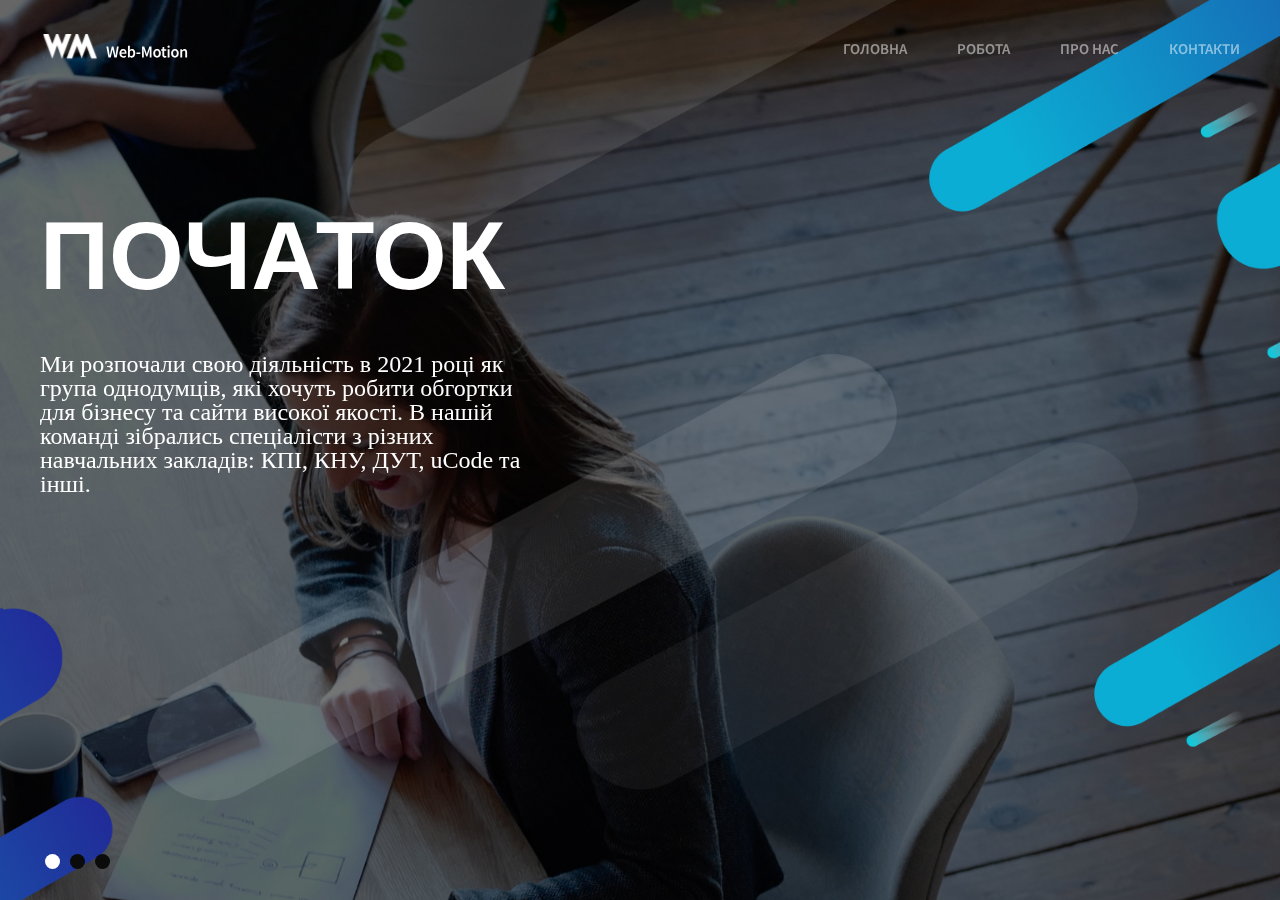
<file: about us.html>
<!DOCTYPE html>
<html lang="en">

<head>
  <meta charset="UTF-8">
  <meta name="viewport" content="width=device-width, initial-scale=1.0">
  <meta http-equiv="X-UA-Compatible" content="ie=edge">
  <title>Про Нас</title>
  <link href="https://fonts.googleapis.com/css2?family=Source+Sans+Pro:wght@400;600;700&display=swap" rel="stylesheet">
  <link rel="stylesheet" href="css/reset.css">
  <link rel="stylesheet" href="css/slick.css">
  <link rel="stylesheet" href="css/style.css">
  <link rel="stylesheet" href="css/media.css">
</head>

<body>
  <header class="about-us-header">
    <div class="container">
      <div class="header__top">
        <div class="about-us-logo">
          <a href="index.html">
            <img src="images/logo.svg" alt="">
          </a>
        </div>
        <nav class="menu">
          <div class="menu__btn">
            <span></span>
          </div>
          <ul class="menu__list">
            <li><a href="index.html">ГОЛОВНА</a></li>
            <li><a href="work.html">РОБОТА</a></li>
            <li><a href="about us.html">ПРО НАС</a></li>
            <li><a href="contacts.html">КОНТАКТИ</a></li>
          </ul>
        </nav>
      </div>
    </div>
  </header>


  <section class="slider-top">
    <div class="slider">

      <div class="slider__item" style="background-image: url(images/about-us-slider-img-1.jpg);">
        <div class="container">
          <div class="header-content">
            <h1 class="header-content__title">
              ПОЧАТОК
            </h1>
            <div class="header-content__text">
              Ми розпочали свою діяльність в 2021 році як група однодумців, які хочуть робити обгортки для бізнесу та
              сайти високої якості. В нашій команді зібрались спеціалісти з різних навчальних закладів: КПІ, КНУ, ДУТ,
              uCode та інші. </div>
          </div>
        </div>
      </div>

      <div class="slider__item" style="background-image: url(images/about-us-slider-img-2.jpg);">
        <div class="container">
          <div class="header-content">
            <h1 class="header-content__title">
              ПЕРШІ ПРОЕКТИ
            </h1>
            <div class="header-content__text">
              На початку, у нас не було репутації, постійних клієнтів та великого штату спеціалістів, тому на перших
              етапах нашого кар’єрного шляху ми робили сайти іноді навіть безкоштовно для знайомих та друзів, щоб
              заповнити наше портфоліо та знайти нових клієнтів. </div>
          </div>
        </div>
      </div>

      <div class="slider__item" style="background-image: url(images/about-us-slider-img-3.jpg);">
        <div class="container">
          <div class="header-content">
            <h1 class="header-content__title">
              ВЛАСНИЙ САЙТ </h1>
            <div class="header-content__text">
              Далі, у нас з’явилась ідея створити власний сайт, який стане візиткою нашої веб-студії, та продемонструє
              наші можливості та амбіції ставши частиною нашої реклами. </div>
          </div>
        </div>
      </div>
    </div>
  </section>

  <script src="https://ajax.googleapis.com/ajax/libs/jquery/3.4.1/jquery.min.js"></script>
  <script src="js/slick.min.js"></script>
  <script src="js/about-us-main.js"></script>

</body>
</html>
</file>
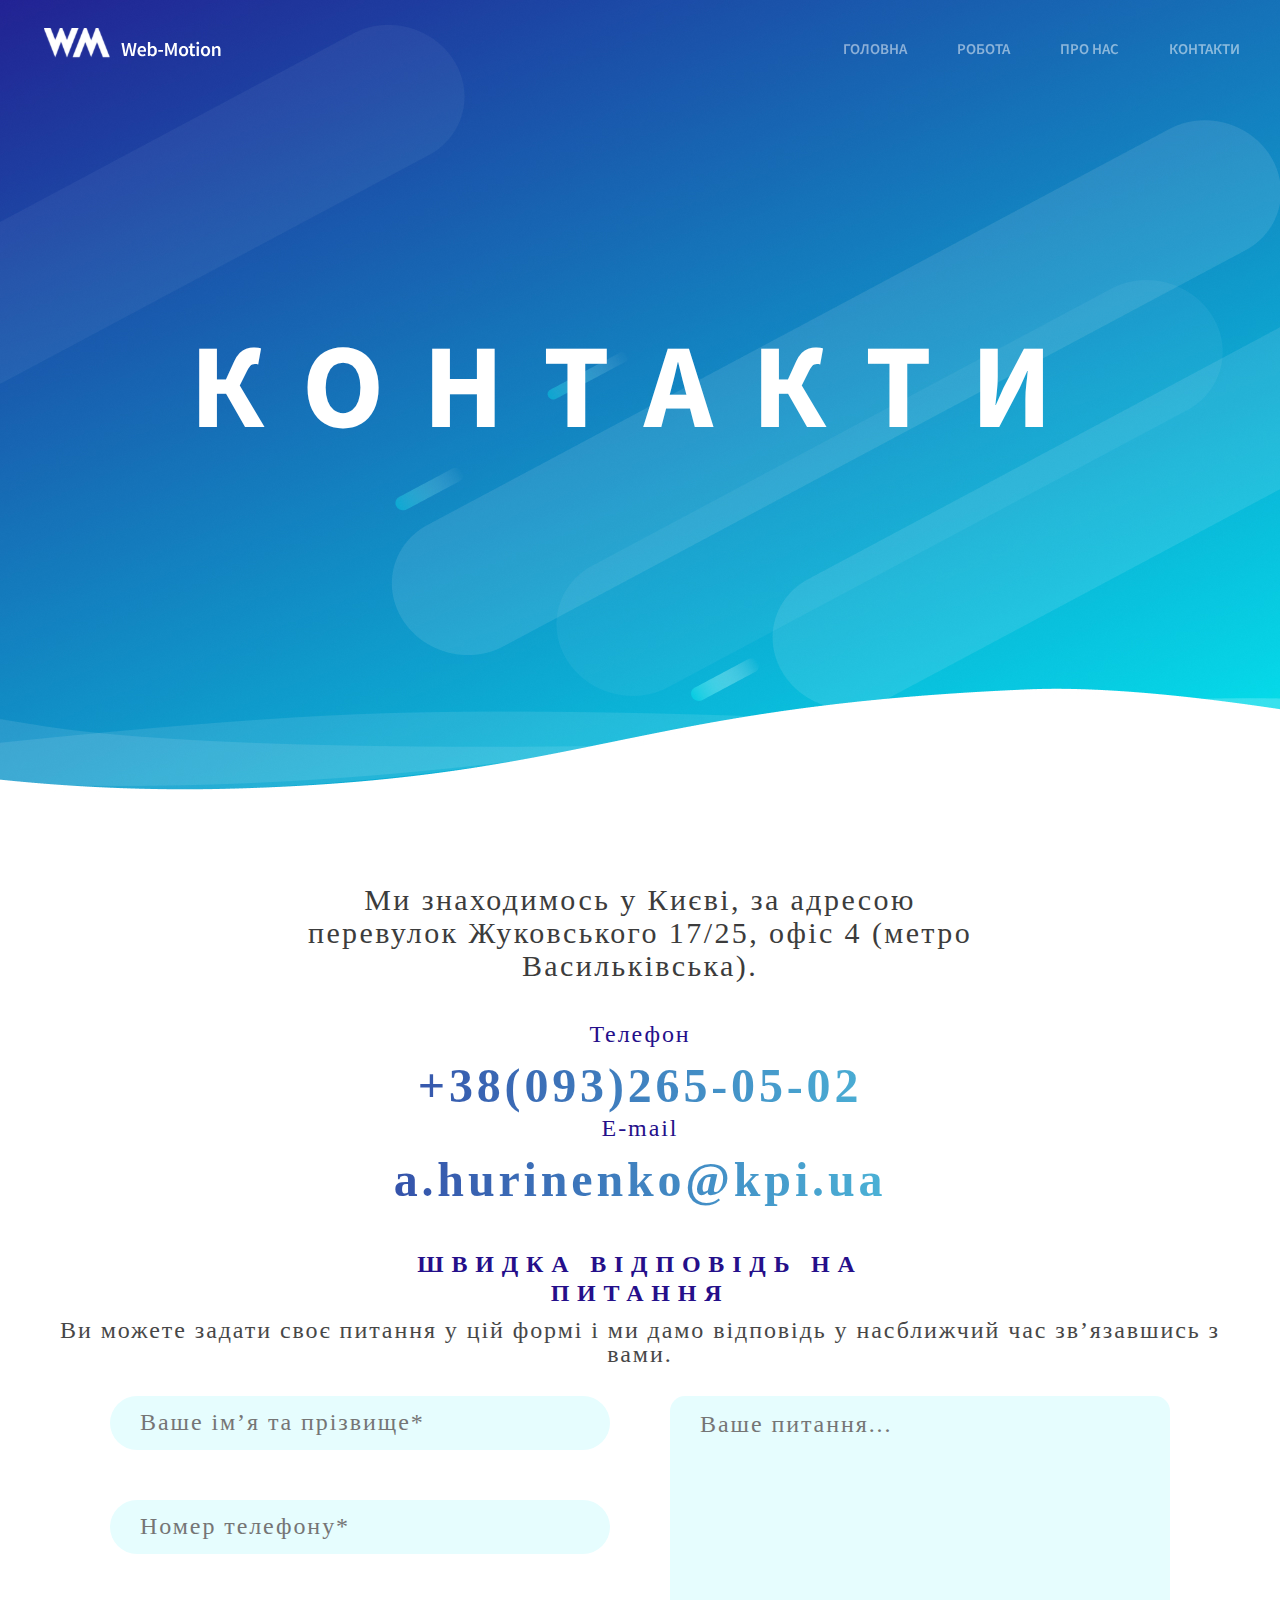
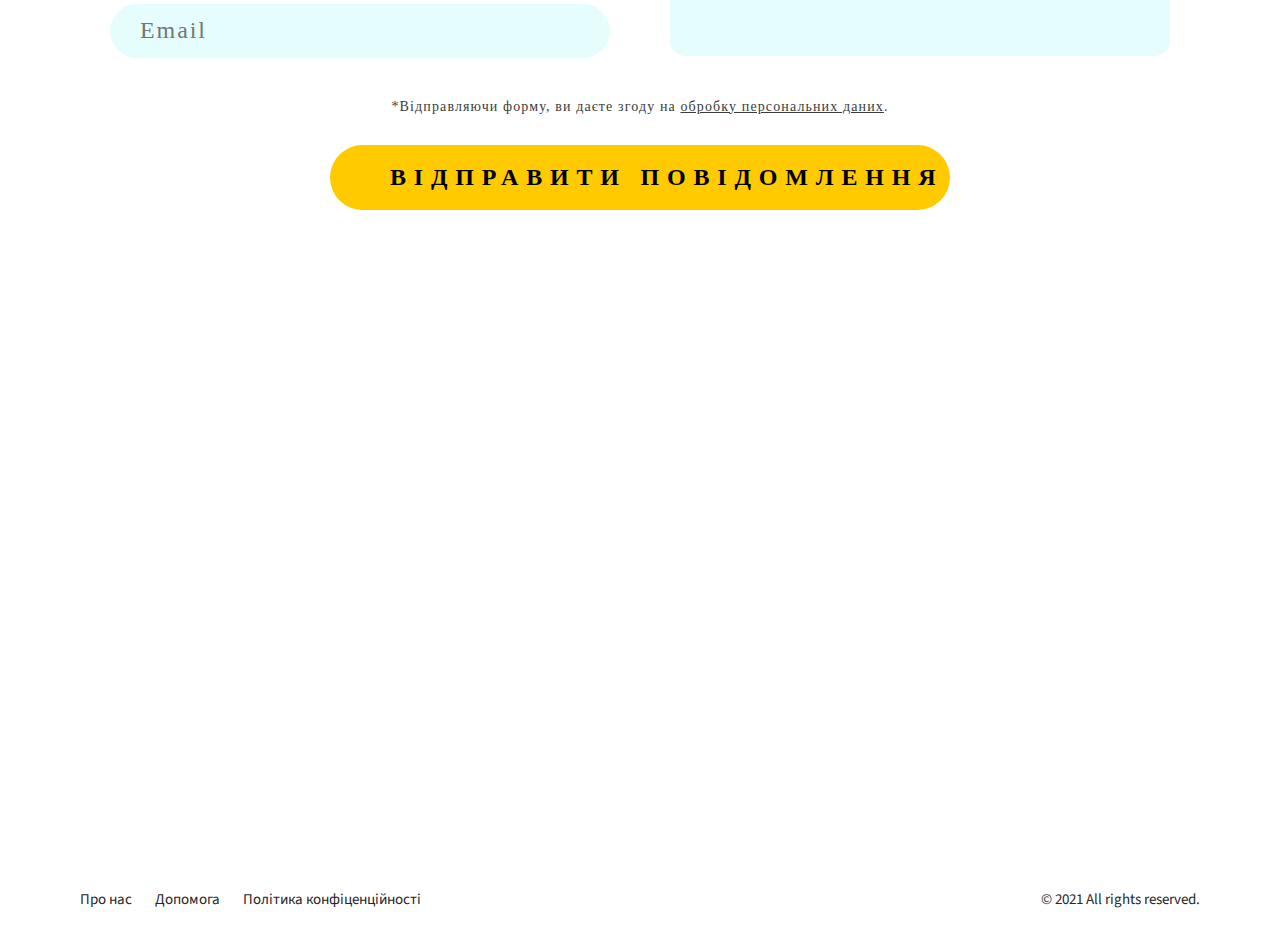
<file: contacts.html>
<!DOCTYPE html>
<html lang="en">

<head>
  <meta charset="UTF-8">
  <meta name="viewport" content="width=device-width, initial-scale=1.0">
  <meta http-equiv="X-UA-Compatible" content="ie=edge">
  <title>Контакти</title>
  <link href="https://fonts.googleapis.com/css2?family=Source+Sans+Pro:wght@400;600;700&display=swap" rel="stylesheet">
  <link rel="stylesheet" href="css/reset.css">
  <link rel="stylesheet" href="css/style.css">
  <link rel="stylesheet" href="css/media.css">
</head>

<body>
  <header class="header">
    <div class="container">
      <div class="header__top">
        <div class="logo">
          <a href="index.html">
            <img src="images/logo.svg" alt="">
          </a>
        </div>
        <nav class="menu">
          <div class="menu__btn">
            <span></span>
          </div>
          <ul class="menu__list">
            <li><a href="index.html">ГОЛОВНА</a></li>
            <li><a href="work.html">РОБОТА</a></li>
            <li><a href="about us.html">ПРО НАС</a></li>
            <li><a href="contacts.html">КОНТАКТИ</a></li>
          </ul>
        </nav>
      </div>
      <div class="header-title">
        <h2 class="feedback__title">контакти</h2>
      </div>
    </div>
  </header>

  <section class="feedback section">
    <div class="container">
      <p class="feedback__subtitle">Ми знаходимось у Києві, за адресою перевулок Жуковського 17/25, офіс 4 (метро Васильківська).</p>
      
      <div class="feedback__cotacts-wrapper">
        <div class="feedback__phone-wrapper">
          <div class="feedback__meta-title">Телефон</div>
          <div class="feedback__meta-link "><a href="tel:+38O932650502">+38(093)265-05-02</a></div>
        </div>
        <div class="feedback__email-wrapper">
          <div class="feedback__meta-title">E-mail</div>
          <div class="feedback__meta-link"><a href="mailto:a.hurinenko@kpi.ua">a.hurinenko@kpi.ua</a></div>
        </div>
      </div>
  
      <div class="feedback__form">
        <form name="feedback_form" action="form/form-fucntion.php" method="POST" class="feedback-form" onsubmit="return validate_form ( );">				
        
          <div class="feedback-form__title-wrapper">
            <h3 class="feedback-form__title">ШВИДКА ВІДПОВІДЬ НА ПИТАННЯ</h3>
            <div class="feedback-form__subtitle">Ви можете задати своє питання у цій формі і ми дамо відповідь у насближчий час зв’язавшись з вами.</div>
          </div>
  
          <div class="feedback-form__row">
            <div class="feedback-form__column">
              <div class="feedback-form__field-wrapper">
                <input  autocomplete="off" type="text" name="form-name" data-value="Ваше ім’я та прізвище*"
                id="name" class="feedback-form__input input vs-req" placeholder="Ваше ім’я та прізвище*" />
              </div>
              <div class="feedback-form__field-wrapper">
                <input  autocomplete="off" type="text" name="form-phone" data-value="Номер телефону*"
                id="phone" class="feedback-form__input input vs-phone vs-req" placeholder="Номер телефону*"/>
              </div>
              <div class="feedback-form__field-wrapper">
                <input  autocomplete="off" type="text" name="form-mail" data-value="Email"
                id="mail" class="form-name-form__input input vs-email" placeholder="Email"/>
              </div>
            </div>
            <div class="feedback-form__column">
              <div class="feedback-form__field-wrapper">
                <textarea name="form-text" id="text" class="form-name-form__input input vs-req" data-value="Ваше питання*" placeholder="Ваше питання..."></textarea>
              </div>
            </div>
          </div>
      
          <div class="feedback-form__agreement">*Відправляючи форму, ви даєте згоду на <a href="#">обробку персональних даних</a>.</div>
          <button type="submit" class="feedback-form__btn btn">Відправити<span>&nbspповідомлення</span></button>
        </form>
      </div>
    </div>
   
  </section>
  <section class="map section">	
    <iframe class="map__frame" src="https://www.google.com/maps/embed?pb=!1m18!1m12!1m3!1d2543.6774169512114!2d30.49456530398778!3d50.391211735825195!2m3!1f0!2f0!3f0!3m2!1i1024!2i768!4f13.1!3m3!1m2!1s0x40d4c8c5c0711259%3A0xbc7ff50d98662fec!2z0L_QtdGALiDQktCw0YHQuNC70LjRjyDQltGD0LrQvtCy0YHQutC-0LPQviwgOC8xNywg0JrQuNC10LIsINCj0LrRgNCw0LjQvdCwLCAwMjAwMA!5e0!3m2!1sru!2sru!4v1617990093600!5m2!1sru!2sru" width="600" height="450" style="border:0;" allowfullscreen="" loading="lazy"></iframe>
  </section>

  <footer class="footer">
    <div class="container">
      <div class="footer__inner">
        <div class="footer__link">
          <a href="about us.html">Про нас</a>
          <a href="contacts.html">Допомога</a>
          <a href="privacy/Private Policy.pdf">Політика конфіценційності </a>
        </div>
        <div class="footer__copy">
          © 2021 All rights reserved.
        </div>
      </div>
    </div>
  </footer>

  <script src="https://ajax.googleapis.com/ajax/libs/jquery/3.4.1/jquery.min.js"></script>
  <script src="js/jquery.js" type="text/javascript"></script>
  <script src="js/jquery.maskedinput.js" type="text/javascript"></script>

  <script type="text/javascript">
    jQuery(function($){
       $("#phone").mask("+38 (099) 999-99-99");
    });
    </script>

  <script type="text/javascript"> 
    function validate_form () {
      valid = true; 
            if ( document.getElementById("name").value == "" || document.getElementById("mail").value == "" || document.getElementById("phone").value == "" || document.getElementById("text").value == "") {
                    alert ( "Будь ласка заповніть всі обов'язкові поля." );
                    valid = false;
                    document.getElementById("name").style.background = "#EE9086";
                    document.getElementById("phone").style.background = "#EE9086";
                    document.getElementById("mail").style.background = "#EE9086";
                    document.getElementById("text").style.background = "#EE9086";
            }
            return valid;
    }
  </script>
  
</body>
</html>
</file>
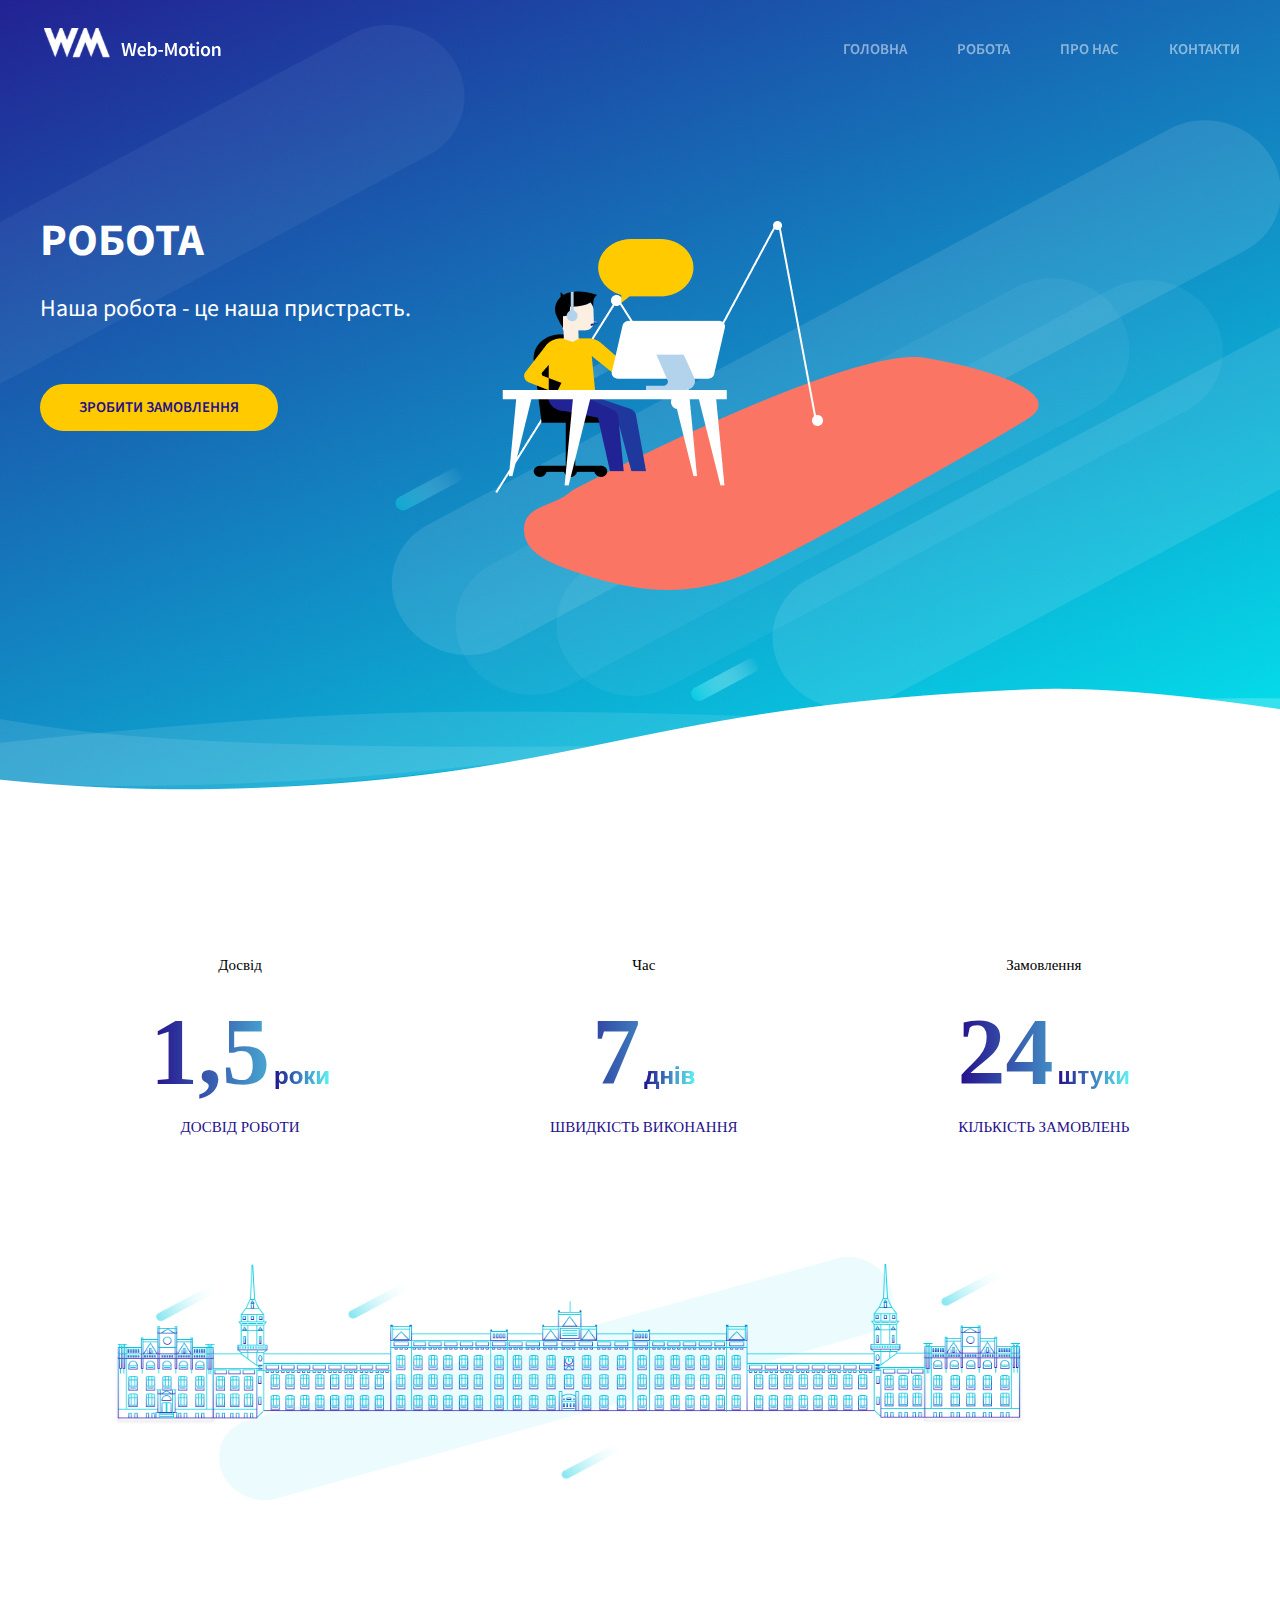
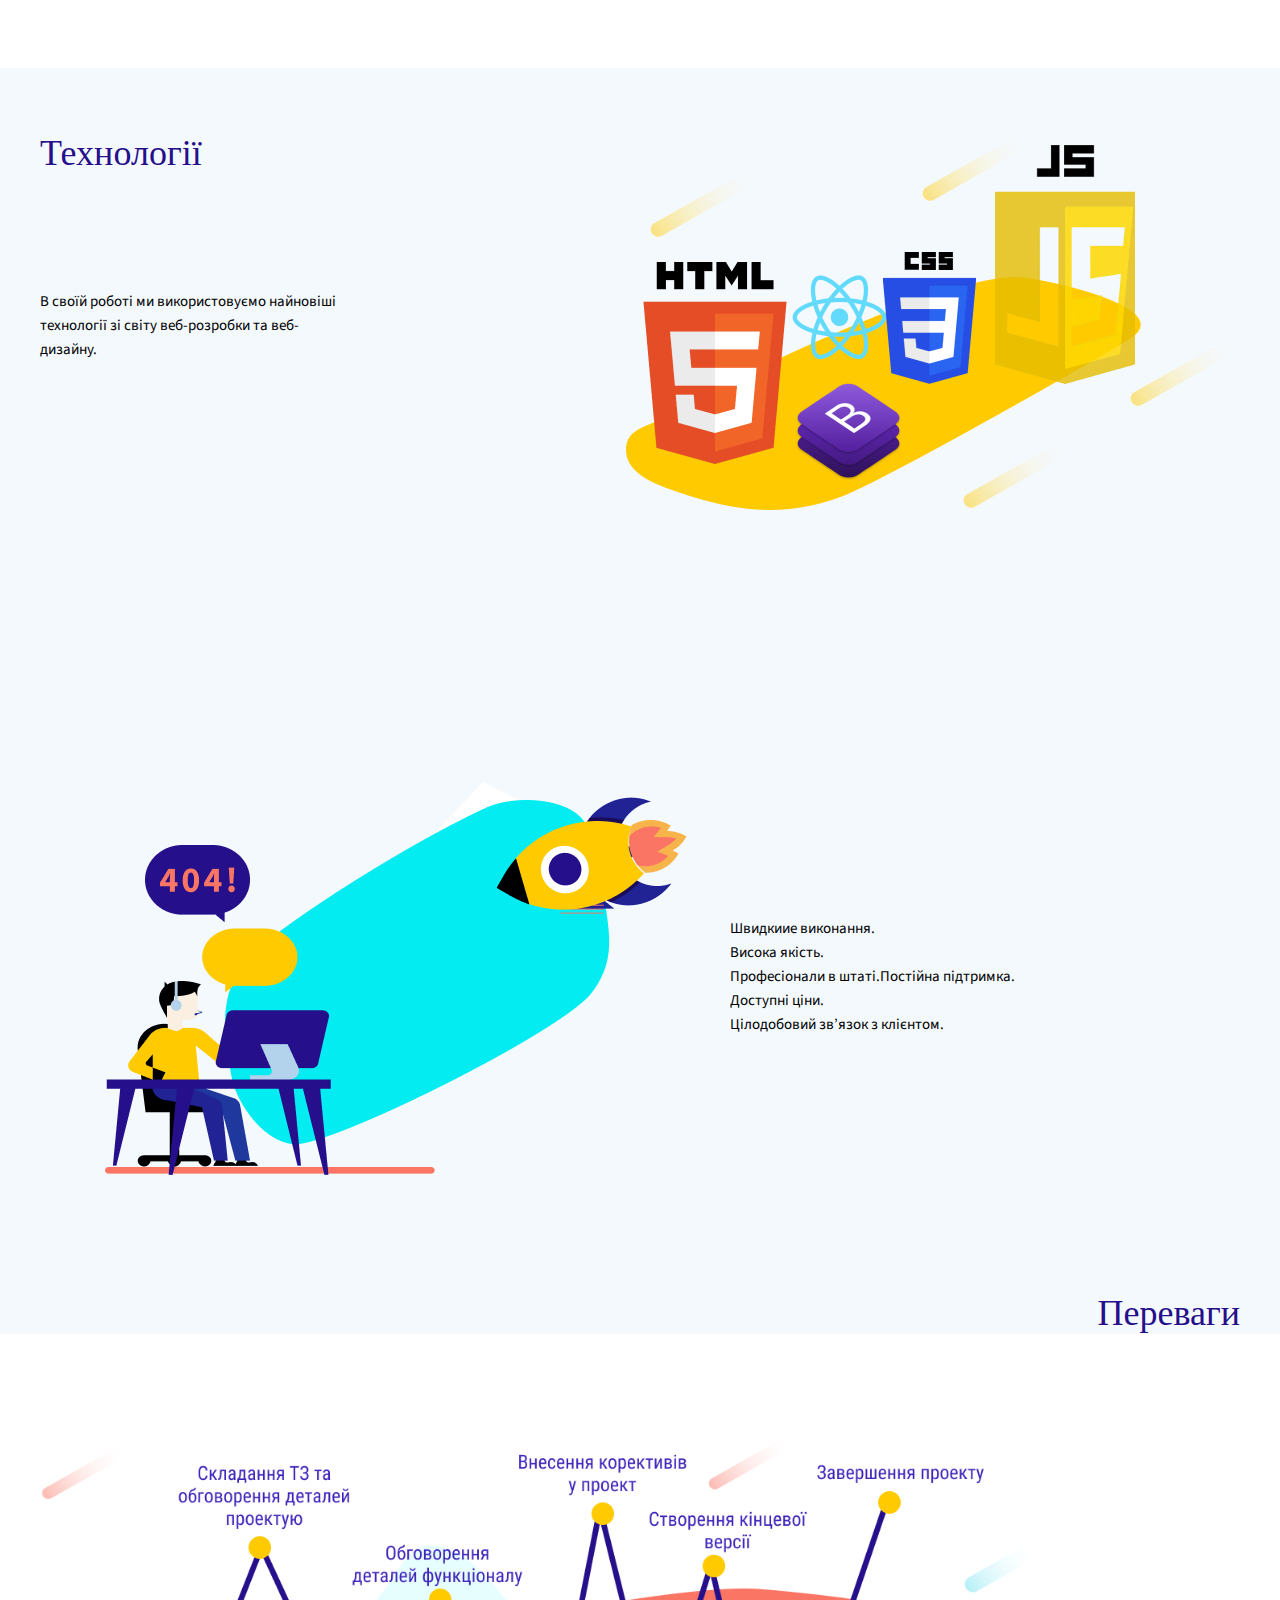
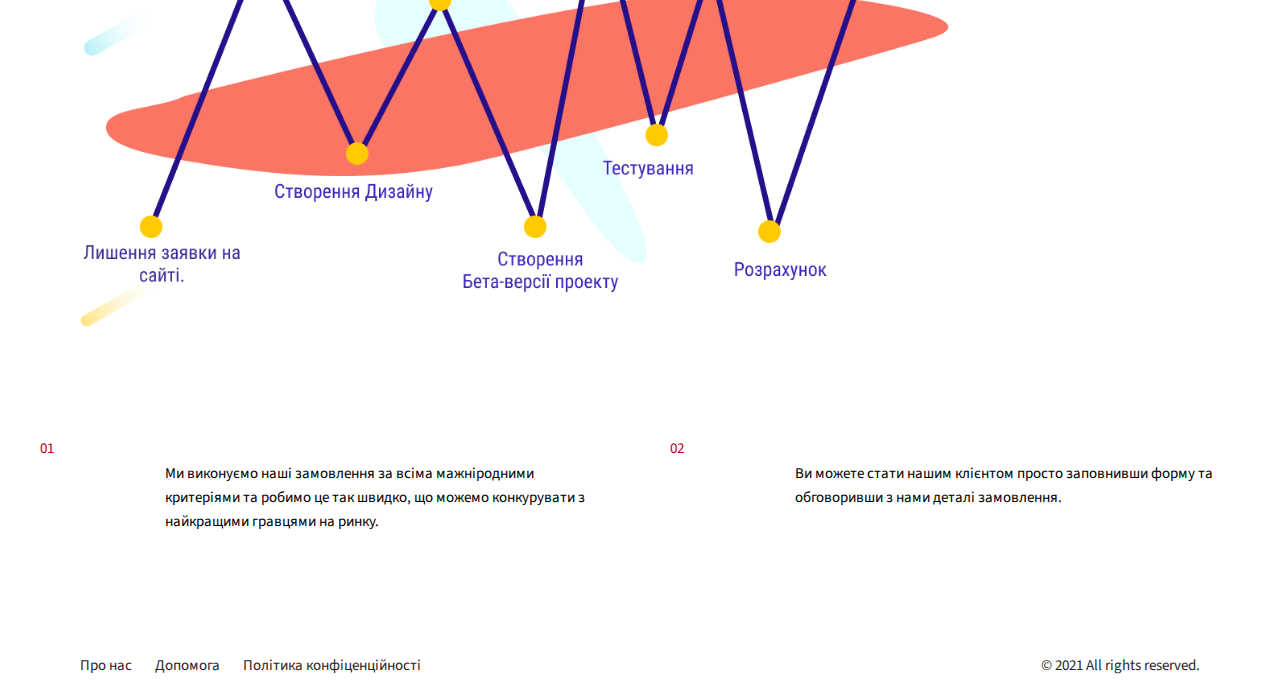
<file: work.html>
<!DOCTYPE html>
<html lang="en">

<head>
  <meta charset="UTF-8">
  <meta name="viewport" content="width=device-width, initial-scale=1.0">
  <meta http-equiv="X-UA-Compatible" content="ie=edge">
  <title>Робота</title>
  <link href="https://fonts.googleapis.com/css2?family=Source+Sans+Pro:wght@400;600;700&display=swap" rel="stylesheet">
  <link rel="stylesheet" href="css/reset.css">
  <link rel="stylesheet" href="css/style.css">
  <link rel="stylesheet" href="css/media.css">
</head>

<body>
  <header class="header">
    <div class="container">
      <div class="header__top">
        <div class="logo">
          <a href="index.html">
            <img src="images/logo.svg" alt="">
          </a>
        </div>
        <nav class="menu">
          <div class="menu__btn">
            <span></span>
          </div>
          <ul class="menu__list">
            <li><a href="index.html">ГОЛОВНА</a></li>
            <li><a href="work.html">РОБОТА</a></li>
            <li><a href="about us.html">ПРО НАС</a></li>
            <li><a href="contacts.html">КОНТАКТИ</a></li>
          </ul>
        </nav>

      </div>
      <div class="header-slider">
        <div class="header-slider__item">
          <div class="header-slider__item-content">
            <div class="header-slider__item-info">
              <h3 class="header-slider__title">
                РОБОТА
              </h3>
              <div class="header-slider__description">
                Наша робота - це наша пристрасть.
              </div>
              <a href="#Call" class="header-slider__btn btn vs-popup-link">Зробити Замовлення</a>
            </div>
            <div class="header-slider__item-images">
              <img src="images/work-head-img.png" alt="">
            </div>
          </div>
        </div>
      </div>
    </div>
    </div>
    </div>
  </header>

  <section class="statistics">
    <div class="container">
      <div class="statistics-items">
        <div class="statistics-item">
          <div class="statistics-item__title">
            Досвід
          </div>
          <div class="statistics-item__num">
            1,5 <span>роки</span>
          </div>
          <div class="statistics-item__descr">
            досвід роботи
          </div>
        </div>
        <div class="statistics-item">
          <div class="statistics-item__title">
            Час
          </div>
          <div class="statistics-item__num">
            7 <span>днів</span>
          </div>
          <div class="statistics-item__descr">
            швидкість виконання
          </div>
        </div>
        <div class="statistics-item">
          <div class="statistics-item__title">
            Замовлення
          </div>
          <div class="statistics-item__num statistics-item__num--speed">
            24 <span>штуки</span>
          </div>
          <div class="statistics-item__descr">
            кількість замовлень
          </div>
        </div>
      </div>
    </div>
  </section>


  <section class="video">
    <div class="container">
      <img class="kpi-img" src="images/kpi-ing.png" alt="">
    </div>
  </section>


  <section class="advantages">
    <div class="container">
      <div class="advantages-inner">
        <div class="advantages-inner__row">

          <div class="advantages-descr">
            <div class="advantages__title">Технології</div>
            <div class="advantages__text">
              В своїй роботі ми використовуємо найновіші технології зі світу веб-розробки та веб-дизайну.
            </div>
          </div>

          <div class="advanteages__img">
            <img src="images/work-img.png" alt="">
          </div>
        </div>

        <div class="advantages-inner__row">
          <div class="advanteages__img">
            <img src="images/work-img-2.png" alt="">
          </div>
          <div class="advantages-descr">
            <div class="advantages__text">
              <ul>
                <li>Швидкиие виконання.</li>
                <li>Висока якість.</li>
                <li>Професіонали в штаті.Постійна підтримка.</li>
                <li>Доступні ціни.</li>
                <li>Цілодобовий зв’язок з клієнтом.</li>
              </ul>
            </div>
            <div class="advantages__title
            advantages__title--bottom">Переваги</div>
          </div>
        </div>
      </div>
    </div>
  </section>


  <section class="design">
    <div class="container">
      <div class="design__images">
        <img src="images/work-img-3.png" alt="">
      </div>
      <div class="design-row">
        <div class="design-row__item">
          <div class="design-row__item-num">01</div>
          <div class="design-row__item-text">
            Ми виконуємо наші замовлення за всіма мажніродними критеріями та робимо це так швидко, що можемо конкурувати
            з найкращими гравцями на ринку.
          </div>
        </div>
        <div class="design-row__item">
          <div class="design-row__item-num">02</div>
          <div class="design-row__item-text">
            Ви можете стати нашим клієнтом просто заповнивши форму та обговоривши з нами деталі замовлення.
          </div>
        </div>
      </div>
    </div>
  </section>

  <footer class="footer">
    <div class="container">
      <div class="footer__inner">
        <div class="footer__link">
          <a href="about us.html">Про нас</a>
          <a href="contacts.html">Допомога</a>
          <a href="privacy/Private Policy.pdf">Політика конфіценційності </a>
        </div>
        <div class="footer__copy">
          © 2021 All rights reserved.
        </div>
      </div>
    </div>
  </footer>


  <script src="https://ajax.googleapis.com/ajax/libs/jquery/3.4.1/jquery.min.js"></script>
</body>

</html>
</file>
<file: css/style.css>
* {
    box-sizing: border-box;
}
body {
    font-family: 'Source Sans Pro', sans-serif;
    font-size: 15px;
    line-height: 24px;
}
a {
    text-decoration: none;
    color: inherit;
}


.header {
    background-image: url(../images/header-bg.jpg);
    min-height: 793px;
    background-repeat: no-repeat;
    background-size: cover;
    background-position: top center;
}
.header-title {
    max-width: 1000px;
    padding-top: 230px;
    margin: auto;
}
.container {
    max-width: 1200px;
    margin: 0 auto;
    padding: 0 15px;
}
.header__top {
    display: flex;
    justify-content: space-between;
    height: 100px;
    align-items: center;
}

.menu__list {
    display: flex;
}
.menu__list li {
    transition: all .5s;
}
.menu__list li + li {
    padding-left: 50px;
}
.login {
    margin-right: 44px;
    color: #fff;
    text-transform: uppercase;
    font-weight: 600;
    transition: all .5s;
}
.menu__list a {
    opacity: 0.5;
    color: #fff;
    font-weight: 600;
    text-transform: uppercase;
    transition: all .5s;
}
.menu__list li:hover {
    transform: translateX(3px);
}
.menu__list a:hover {
    opacity: 1;
}
.login:hover {
    color: #FFCA00;
}
.sign-up {
    text-transform: uppercase;
    color: #250F8A;
    font-weight: 600;
    background-color: #fff;
    padding: 8px 43px;
    border-radius: 20px;
    transition: all .5s;
}
.sign-up:hover {
    background-color: #FFCA00;
    color: #000;
}
.header-slider {
    padding-top: 111px;
    transition: all .5s;
}
.header-slider__item-content {
    display: flex;
    justify-content: space-between;
    min-height: 360px;
}
.header-slider:hover {
    transform: scale(1.02);
}
.header-slider__item-info {
    max-width: 556px;
    color: #fff;
}
.header-slider__title {
    font-weight: 700;
    font-size: 45px;
    line-height: 60px;
    margin-bottom: 10px;
}

.header-slider__description {
    line-height: 55px;
    font-size: 24px;
    margin-bottom: 60px;
}
.header-slider__btn {
    font-weight: 600;
    text-transform: uppercase;
    color: #250F8A;
    padding: 13px 39px;
    background-color: #FFCA00;
    border-radius: 25px;
    transition: all .5s;
}
.header-slider__btn:hover {
    background-color: #000;
    color: #FFF;
}
.header-slider__item-images {
    margin: 10px 82px 0 0;
}
.header-dots {
    list-style: none;
    position: absolute;
    right: 0;
    top: 50%;
    transform: translateY(-50%)
}
.header-dots button {
    border: none;
    background-color: #fff;
    opacity: 0.5;
    font-size: 0;
    padding: 0;
    width: 7px;
    height: 7px;
    border-radius: 3.5px;
    cursor: pointer;
    outline: none;
    margin: 10px auto;
    display: block;
    transition: all .5s;
}
.header-dots .slick-active button {
    width: 15px;
    opacity: 1;
}
.specialised {
    padding: 55px 0 93px;
    background-image: url(../images/special-bg.svg);
    background-position: left bottom;
    background-repeat: no-repeat;
    color: #202020;
    text-align: center;
}
.specialised__title {
    margin-bottom: 96px;
    text-transform: uppercase;
}
.title {
    font-size: 35px;
    line-height: 45px;
    font-weight: 700;
}
.specialised__items {
    display: flex;
    justify-content: space-between;
    max-width: 980px;
    margin: 0 auto;
}
.specialised__item {
    width: 280px;
}
.specialised__item-img {
    margin-bottom: 23px;
    transition: all .5s;
}
.specialised__item-img:hover {
    transform: scale(1.2);
}
.specialised__item-title {
    margin-bottom: 11px;
    font-size: 20px;
    font-weight: 700;
}
.specialised__item-text {
    padding: 0 10px;
    color: #272727;
    opacity: 0.7;
}
.advantages {
    padding-top: 64px;
    background-color: #F4F9FD;
    background-image: url(../images/advantages-bg.svg);
    background-repeat: no-repeat;
    background-position: center right;
}
.advantages-box {
    display: flex;
    justify-content: space-between;
    padding-bottom: 76px;
}
.advantages-box--right .advantages-box__info {
    order: 1;
    background-image: url(../images/title-bg-2.svg);
    background-position: 22px 130px;
}
.advantages-box__info {
    max-width: 456px;
    padding-top: 60px;
    background-image: url(../images/title-bg-1.svg);
    background-repeat: no-repeat;
    background-position: 22px 76px;
}
.advantages-box__info--bg {
    background-image: url(../images/title-bg-3.svg);
    background-position: 5px 105px;
}
.advantages-box__title {
    color: #202020;
    font-size: 35px;
    line-height: 45px;
    font-weight: 700;
    padding: 68px 0 15px 48px;
    transition: all .5s;
}
.advantages-box__title:hover {
    transform: scale(1.1) translate(0, -20px);
}
.advantages-box__text {
    padding-left: 48px;
    color: #272727;
}
.advantages-box__images {
    transition: ease-in-out .5s;
}
.advantages-box__images:hover {
    transform: scale(0.9);
}
.advantages-box__text p {
    margin: 12px 0;
}
.reviews {
    background-image: url(../images/reviews-bg.jpg);
    background-repeat: no-repeat;
    background-position: top center;
    background-size: cover;
    padding: 38px 0 82px;
}
.reviews__title {
    color: #fff;
    margin: 0 auto 48px;
    max-width: 384px;
    text-align: center;
}
.reviews__items {
    max-width: 940px;
    margin: 0 auto;
    display: flex;
    justify-content: space-between;
}
.reviews__item {
    width: 300px;
    border-radius: 5px;
    background-color: rgba(255,255,255,.2);
    padding: 35px 20px;
    color: #fff;
    transition: all .5s;
}
.reviews__item:hover {
    transform: scale(1.05);
}
.reviews__item:hover {
    background-color: rgba(255,255,255,.3);
}
.reviews__item-head {
    margin-bottom: 13px;
    display: flex;
}
.reviews__item-head img {
    border-radius: 50%;
    margin-right: 20px;
}
.reviews__item-name {
    font-weight: 600;
}
.reviews__item-position {
    opacity: 0.5;
}
.reviews__item-text {
    text-align: center;
    padding-top: 39px;
    position: relative;
}
.reviews__item-text::before {
    content: "“";
    font-size: 40px;
    line-height: 55px;
    font-weight: 700;
    position: absolute;
    top: 0;
    left: 0;
    right: 0;
}
.feedback {
    position: relative;
    text-align: center;
    padding: 90px 0px 50px 0px;
  }
  
  .feedback__title {
    display: block;
    font-weight: bold;
    
    font-size: 9.6rem;
    line-height: 1;
    letter-spacing: 0.325em;
    text-transform: uppercase;
    color: #FFFFFF;
    margin: 0px 0px 50px 0px;
    text-align: center;;
  }
  
  .feedback__subtitle {
    max-width: 680px;
    font-size: 30px;
    line-height: 1.1;
    letter-spacing: 0.08em;
    color: #3C3C3C;
    font-family: Century Gothic;
    margin: 0 auto 40px auto;
  }
  
  .feedback__cotacts-wrapper {
    display: -webkit-box;
    display: -ms-flexbox;
    display: flex;
    -ms-flex-wrap: wrap;
        flex-wrap: wrap;
    -webkit-box-pack: justify;
        -ms-flex-pack: justify;
            justify-content: space-between;
  }
  
  .feedback__meta-title {
    font-size: 24px;
    line-height: 1;
    letter-spacing: 0.08em;
    color: #250F8A;
    font-family: Century Gothic;
    margin: 0px 0px 10px 0px;
  }
  
  .feedback__meta-link {
    font-size: 48px;
    text-align: center;
    letter-spacing: 0.08em;
    line-height: 60px;
    font-weight: 800;
    font-family: Century Gothic;
    background: linear-gradient(90deg,#250F8B, #5BF5F5);
    transition: all .5s;
    -webkit-background-clip: text;
  -webkit-text-fill-color: transparent;
    ;
  }
  .feedback__meta-link:hover {
      transform: scale(1.05);
  }


  .feedback__bg {
    z-index: -1;
    position: absolute;
    top: 0;
    left: 0;
    width: 100%;
    height: 100%;
  }
  
  .feedback__bg img {
    width: 100%;
    height: 100%;
    -o-object-fit: cover;
       object-fit: cover;
  }
  
  .feedback__mobile-actions {
    display: none;
    -ms-flex-pack: distribute;
        justify-content: space-around;
  }
  
  .feedback-mobile-actions__item {
    display: -webkit-box;
    display: -ms-flexbox;
    display: flex;
    -webkit-box-pack: center;
        -ms-flex-pack: center;
            justify-content: center;
    -webkit-box-align: center;
        -ms-flex-align: center;
            align-items: center;
    height: 70px;
    width: 70px;
    border-radius: 50%;
    background-color: #FAD720;
  }
  
  .feedback-mobile-actions__item img {
    height: 40px;
  }
  
  .feedback-form {
    margin: 40px 0px 0px 0px;
  }
  
  .feedback-form__title {
    max-width: 490px;
    font-weight: bold;
    font-size: 24px;
    line-height: 1.2;
    letter-spacing: 0.325em;
    text-transform: uppercase;
    color: #250F8A;
    font-family: Century Gothic;
    margin: 0 auto 10px auto;
  }
  
  .feedback-form__subtitle {
    font-size: 24px;
    line-height: 1;
    letter-spacing: 0.08em;
    color: #474747 ;
    margin: 0px 0px 30px 0px;
    font-family: Century Gothic;
  }
  
  .feedback-form__row {
    display: -webkit-box;
    display: -ms-flexbox;
    display: flex;
    -ms-flex-wrap: wrap;
        flex-wrap: wrap;
    -webkit-box-pack: center;
        -ms-flex-pack: center;
            justify-content: center;
    margin: 0px 0px 40px 0px;
  }
  
  .feedback-form__column {
    -webkit-box-flex: 0;
        -ms-flex: 0 1 auto;
            flex: 0 1 auto;
    width: 500px;
    margin: 0px 30px;
  }
  
  .feedback-form__input {
    margin: 0px 0px 50px 0px;
    border: none;
    color: #606060;
    font-family: Century Gothic;
    font-size: 24px;
    line-height: 29px;
    letter-spacing: 0.08em;
    background-color: #E6FDFE;
  }
  .feedback-form__input:focus {
      outline: none;
  }

  .feedback-form__agreement {
    font-size: 1.4rem;
    line-height: 1;
    letter-spacing: 0.08em;
    color: #DBD6D6;
    margin: 0px 0px 30px 0px;
    font-family: Century Gothic;
    font-size: 14px;
    line-height: 17px;
    text-align: center;
    letter-spacing: 0.08em;
    color: #3B3B3B;
  }
  
  .feedback-form__agreement a {
    font-size: 1.4rem;
    line-height: 1;
    letter-spacing: 0.08em;
    color: #DBD6D6;
    text-decoration: underline;
    font-family: Century Gothic;
    font-style: normal;
    font-weight: normal;
    font-size: 14px;
    line-height: 17px;
    text-align: center;
    letter-spacing: 0.08em;
    color: #3B3B3B;
  }
  
  .feedback-form__btn {
    font-weight: bold;
    text-transform: uppercase;
    color: #000000;
    font-family: Century Gothic;
    font-style: normal;
    font-size: 24px;
    line-height: 29px;
    text-align: center;
    letter-spacing: 0.325em;
    text-transform: uppercase;
    max-width: 620px;
    height: 65px;
    background: #FFCA00;
    border-radius: 50px;
    border: none;
    transition: all .5s;
    padding: 0 60px;
  }
  
  .feedback-form__btn:hover {
    background: #000;
    color: #FFF
  }

  .feedback__footer {
    padding: 70px 0px 0px 0px;
  }
  
  input[type=text],
  input[type=email],
  input[type=tel],
  textarea {
    -webkit-appearance: none;
    -moz-appearance: none;
    appearance: none;
  }
  
  .input {
    background: #E6FDFE;
    border-radius: 100px;
    width: 100%;
    display: block;
    min-height: 54px;
    padding: 0px 30px;
    font-size: 2.4rem;
    letter-spacing: 0.08em;
    background-color: #E6FDFE;
    font-family: Century Gothic;
    color: #606060;
    border: none;
    font-size: 24px;
    outline: none;
    transition: all .5s;

  }

  .input:hover {
    transform: translateX(-10px);

  }
  textarea.input {
    resize: none;
    padding: 0px 0px;
    max-width: 100%;
    min-height: 260px;
    background: #FFFFFF;
    border-radius: 15px;
    padding: 15px 30px;
    background-color: #E6FDFE;
    font-family: Century Gothic;
    color: #606060;
    border: none;
    font-size: 24px;
    outline: none;
    transition: all .5s;
  }
  textarea.input:hover {
      transform: translateX(10px);
  }

  .map__frame {
    height: 600px;
    width: 100%;
  }
  
  .input.vs-error {
    background-color: #ff9393;
    border: 2px solid red;
  }
.footer__inner {
    display: flex;
    justify-content: space-between;
    color: #272727;
    padding: 20px 40px 17px;
}
.footer__link a + a {
    margin-left: 20px;
}
.footer__link a:hover {
    text-decoration: underline;
}
.about-us-header {
    height: 100px;
    position: absolute;
    z-index: 1;
    left: 0;
    right: 0;
}
.statistics {
    margin: 160px 0 100px;
}
.statistics-items {
    display: flex;
    justify-content: space-around;
    text-align: center;
}
.statistics-item {
    transition: all .5s;
}
.statistics-item:hover {
    transform: scale(1.1);
}
.statistics-item__title {
    margin-bottom: 19px;
    font-family: Century Gothic;
}
.statistics-item__num {
    font-size: 96px;
    line-height: 112px;
    margin-bottom: 7px;
    font-family: Century Gothic;
    font-weight: 800;
    background: linear-gradient(90deg,#250F8B, #5BF5F5);
    -webkit-background-clip: text;
  -webkit-text-fill-color: transparent;
}
.statistics-item__num span {
    font-family: 'Roboto', sans-serif;
    font-size: 24px;
    line-height: 28px;
    margin-left: -20px;
    background: linear-gradient(90deg,#250F8B, #5BF5F5);
    -webkit-background-clip: text;
    -webkit-text-fill-color: transparent;
}
.statistics-item__descr {
    color: #250F8A;
    font-family: Century Gothic;
    text-transform: uppercase;
}
.statistics-item__num--speed span {
    display: inline-block;
    position: relative;
}
.statistics-item__num--speed span::before {
    content: "+";
    position: absolute;
    top: -60px;
}
.video {
    margin-bottom: 100px;
    transition: all .5s;
}
.video:hover {
    transform: scale(1.1);
}
.advantages-inner__row {
    margin-bottom: 100px;
    display: flex;
    justify-content: space-between;
    align-items: center;
    position: relative;
}
.advanteages__img {
    transition: all .5s;
}
.advanteages__img:hover {
    transform: scale(1.1);
}
.advantages__title {
    font-size: 36px;
    line-height: 42px;
    color: #250F8A;
    position: absolute;
    top: 0;
    font-family: Century Gothic;
}
.advantages__title--bottom {
    right: 0;
    bottom: 0;
    top: auto;
}
.advantages__text {
    width: 303px;
}
.advantages__text ul {
    list-style: none;
}
.advantages-descr {
    max-width: 570px;
    width: 100%;
}
.design__images {
    margin-bottom: 100px;
    transition: all .5s;
}
.design__images:hover {
    transform: scale(1.1);
}
.design-row {
    display: flex;
    justify-content: space-between;
    margin-bottom: 100px;
}
.design-row__item {
    max-width: 570px;
    width: 100%;
    padding-right: 15px;
    display: flex;
    justify-content: space-between;
}
.design-row__item-num {
    color: #B70021;
}
.design-row__item-text {
    max-width: 430px;
    padding-top: 25px;
}
.container {
    padding: 0 15px;
    max-width: 1230px;
    margin: 0 auto;
}

.header-top {
    display: flex;
    justify-content: space-between;
}

.about-us-logo img {
    padding-top: 36px;
    margin-bottom: 29px;
    max-width: 150px;    
}





.header-content__title {
    font-family: 'Roboto', sans-serif;
    color: #FFF;
    font-size: 96px;
    line-height: 112px;
    margin-bottom: 40px;
    transition: all .5s;
}

.header-content__title:hover {
    transform: scale(1.2);
}

.header-content__text {
    max-width: 500px;
    margin-bottom: 25px;
    color: #FFF;
    font-size: 24px;
    font-family: Century Gothic;
    transition: all .5s;
}

.header-content__text:hover {
    transform: translateY(10px);
}

.button {
    display: inline-block;
    border: 1px solid #fff;
    padding: 30px 62px;
    background: rgba(255, 255, 255, 0.15);
    transition: all .5s;
}

.button:hover {
    background-color: #770302;
}

.slider__item {
    height: 100vh;
    background-repeat: no-repeat;
    background-size: cover;
    background-position: center;
}

.slider .slick-dots button {
  width: 15px;
  height: 15px;
  border-radius: 50%;
  background-color: #0B0B0B;
  border: none;
  padding: 0;
  font-size: 0;  
  cursor: pointer;
  outline: none;
}

.slider .slick-dots .slick-active button {
    background-color: #fff;
}

.slider .slick-dots li {
    display: inline-block;
    margin: 0 5px;
}

.slider .slick-dots {
    margin: -55px auto 0;
    position: relative;
    z-index: 6;
    max-width: 1200px;
}
.header-content {
    margin-top: 200px;
}

.vs-popup {
    -webkit-overflow-scrolling: touch;
    z-index: 10000;
    padding: 30px 10px;
    position: fixed;
    top: 0px;
    left: 0;
    width: 100%;
    height: 100%;
    -webkit-transition: visibility 0.8s ease 0s;
    -o-transition: visibility 0.8s ease 0s;
    transition: visibility 0.8s ease 0s;
    visibility: hidden;
  }
  
  .vs-popup::before {
    content: "";
    background-color: rgba(0, 0, 0, 0.9);
    position: fixed;
    width: 100%;
    height: 100%;
    top: 0;
    left: 0;
    opacity: 0;
    -webkit-transition: opacity 0.8s ease 0s;
    -o-transition: opacity 0.8s ease 0s;
    transition: opacity 0.8s ease 0s;
  }
  
  .vs-popup.show {
    visibility: visible;
    overflow: auto;
  }
  
  .vs-popup.show::before {
    opacity: 1;
  }
  
  .vs-popup.show .popup__body {
    -webkit-transform: scale(1);
        -ms-transform: scale(1);
            transform: scale(1);
  }
  
  .vs-popup.vs-active {
    overflow: auto;
    visibility: visible;
  }
  
  .vs-popup.vs-active::before {
    opacity: 1;
  }
  
  .vs-popup.vs-active .vs-popup__body {
    -webkit-transition: all 0.3s ease 0.2s;
    -o-transition: all 0.3s ease 0.2s;
    transition: all 0.3s ease 0.2s;
    -webkit-transform: scale(1);
        -ms-transform: scale(1);
            transform: scale(1);
  }
  
  .vs-popup__content {
    display: -webkit-box;
    display: -ms-flexbox;
    display: flex;
    -webkit-box-orient: vertical;
    -webkit-box-direction: normal;
        -ms-flex-direction: column;
            flex-direction: column;
    -webkit-box-align: center;
        -ms-flex-align: center;
            align-items: center;
    min-height: 100%;
    -webkit-box-flex: 1;
        -ms-flex: 1 1 auto;
            flex: 1 1 auto;
    width: 100%;
    display: flex;
    -webkit-box-pack: center;
        -ms-flex-pack: center;
            justify-content: center;
    align-items: center;
  }
  
  .vs-popup__body {
    -webkit-transform: scale(0);
        -ms-transform: scale(0);
            transform: scale(0);
    -webkit-transition: all 0.3s ease 0s;
    -o-transition: all 0.3s ease 0s;
    transition: all 0.3s ease 0s;
    background: linear-gradient(90deg,#250F8B, #5BF5F5);
    border-radius: 40px;
    padding: 50px;
    width: 100%;
    max-width: 800px;
    color: #aaa;
    font-size: 2rem;
  }
  
  .vs-popup__close {
    width: 20px;
    height: 20px;
    position: absolute;
    top: 25px;
    right: 25px;
    cursor: pointer;
    z-index: 30;
    background: url("../img/icons/vs-close_b.svg") 0 0 no-repeat;
    background-size: contain;
  }
  
  .vs-form-popup__title {
    font-size: 3rem;
    text-align: center;
    margin: 0px 0px 20px 0px;
    color: #222;
  }
  
  .vs-form-popup__msg {
    font-size: 1.8rem;
    text-align: center;
    color: #474747;
  }
  
  .popup-form {
    text-align: center;
  }
  
  .popup-form__title {
    font-weight: bold;
    font-size: 4rem;
    line-height: 1.2;
    letter-spacing: 0;
    text-transform: uppercase;
    color: #FFF;
    font-family: 'Source Sans Pro', sans-serif;
        margin: 0px 0px 40px 0px;
  }
  
  .popup-form__subtitle {
    font-size: 1.8rem;
    line-height: 1.2;
    letter-spacing: 0.08em;
    color: #000000;
    margin: 0px 0px 30px 0px;
  }
  
  .popup-form__field-wrapper {
    max-width: 500px;
    margin: 0px auto 40px auto;
  }
  
  .popup-form__textarea {
    resize: none;
    padding: 0px 0px;
    width: 100%;
    min-height: 260px;
    background: #FFFFFF;
    border-radius: 15px;
    padding: 15px 30px;
  }
  
  .popup-form__agreement-wrapper {
    font-size: 1.4rem;
    line-height: 17px;
    letter-spacing: 0.08em;
    color: #000000;
    margin: 0px 0px 30px 0px;
  }
  
  .popup-form__agreement-wrapper a {
    color: #000;
    text-decoration: underline;
  }
  
  .popup-form__btn {
    font-weight: 600;
    text-transform: uppercase;
    color: #250F8A;
    padding: 13px 39px;
    background-color: #FFCA00;
    border: none;
    border-radius: 25px;
    transition: all .5s;
}
.popup-form__btn:hover {
    background-color: #000;
    color: #FFF;
  }
.success-wrapper {
    background: #00B4DB;  /* fallback for old browsers */
    background: -webkit-linear-gradient(to right, #0083B0, #00B4DB);  /* Chrome 10-25, Safari 5.1-6 */
    background: linear-gradient(to right, #0083B0, #00B4DB); /* W3C, IE 10+/ Edge, Firefox 16+, Chrome 26+, Opera 12+, Safari 7+ */

}
.message {
    display: flex;
    flex-direction: column;
    justify-content: center;
    height: 100vh;
}
.text {
    margin: auto;
    color: #FFF;
    font-size: 50px;
    font-family: Century Gothic;
    font-weight: 800;
}
</file>
<file: css/media.css>
@media (max-width: 1620px) {
    .advantages {
        background-image: none;
    }
    .feedback__cotacts-wrapper {
        display: flex;
        flex-direction: column;
    }
    .feedback__title {
        font-size: 120px;
    }
}
@media (max-width: 1200px) {
    .specialised {
        background-size: 60px;
    }
}
@media (max-width: 1500px) {
    .kpi-img {
        max-width: 1000px;
        
    }
    .design__images img {
        max-width: 1000px;
    }
}
@media (max-width: 1190px) {
    .header-slider__item-images {
        margin: 50px 20px 0 0;
    }
    .header-slider__item-images img {
        width: 80%;
    }
    .header-slider__item-info {
        padding: 50px 0;
    }
    .header-slider {
        padding-top: 25px;
    }
    .advantages-box__images img {
        width: 80%;
    }
    .advantages-box__images {
        text-align: center;
    }
    .advantages-box {
        justify-content: space-around;
    }
    .advantages-box--right .advantages-box__title {
        padding: 30px 0 15px 20px;
    }
    .advantages-box--right .advantages-box__text {
        padding-left: 20px;
    }
    .advantages-box--right .advantages-box__info {
        padding-right: 30px;
    }
    .form-name-form__input {
        margin-bottom: 50px;
    }
}
@media (max-width: 1080px) {
    .specialised {
        background-image: none;
    }
    .advantages-box__info {
        padding-top: 10px;
    }
    .advantages-box--right .advantages-box__info {
        padding-top: 10px;
    }
    .advantages-box__images img {
        width: 71%;
        margin-top: 40px;
    }
    .reviews__items {
        flex-wrap: wrap;
    }
    .reviews__item {
        width: 48%;
        margin-bottom: 25px;
    }
    .feedback__title {
        font-size: 90px;
    }
    .kpi-img {
        max-width: 800px;
        
    }
    .design__images img {
        max-width: 800px;
    }
    .advanteages__img img {
        max-width: 500px;
    }
}
@media (max-width: 924px) {
    .header__top {
        flex-wrap: wrap;
    }
    .header-btn {
        width: 100%;
        text-align: right;
    }
}
@media (max-width: 900px) {
    .header-slider__item-images {
        display: none;
    }
}
@media (max-width: 858px) {
    .advantages-box__info {
        max-width: 100%;
    }
    .advantages-box {
        flex-wrap: wrap;
        padding-bottom: 20px;
    }
    .advantages-box--right .advantages-box__info {
        order: 0;
    }
    .advantages {
        padding-top: 0;
    }
    .advantages-box__images img {
        width: 100%;
    }
    .video .container {
        display: flex;
        flex-direction: column;
        justify-content: center;
    }
    .kpi-img {
        max-width: 650px;
        margin: auto;
    }
    .design__images {
        display: flex;
        flex-direction: column;
        justify-content: center;
    }
    .design__images img {
        max-width: 650px;
        margin: auto;
    }
    .advanteages__img img {
        max-width: 400px;
    }
}
@media (max-width: 775px) {
    .specialised {
        padding: 20px 0 40px;
    }
    .specialised__title {
        margin-bottom: 40px;
    }
    .specialised__items {
        flex-wrap: wrap;
    }
    .specialised__item {
        width: 50%;
        margin-bottom: 20px;
    }
    .feedback__title {
        font-size: 60px;
    }
    .kpi-img {
        max-width: 650px;
        
    }
    .design__images img {
        max-width: 650px;
    }
    .advanteages__img img {
        max-width: 400px;
    }
    .advantages-inner__row {
        display: flex;
        flex-direction: column;
        justify-content: center;
    }
    .statistics-items {
        flex-direction: column;
    }
    .advantages-descr {
        display: flex;
        flex-direction: column;
        justify-content: center;
        text-align: center;
    }
    .advantages__title {
        position: relative;
    }
    .advantages__text {
        margin: auto;
    }
}
@media (max-width: 685px) {
    .reviews__items {
        display: block;
    }
    .reviews__item {
        width: 100%;
        margin-bottom: 25px;
    }
    .reviews {
        padding: 38px 0;
    }
    .feedback-form__btn {
        font-size: 18px;
    }
    .kpi-img {
        max-width: 500px;
        
    }
    .design__images img {
        max-width: 500px;
    }
    .advanteages__img img {
        max-width: 300px;
    }
}
@media (max-width: 620px) {
    .footer__inner {
        display: block;
        text-align: center;
        padding: 20px 10px 17px;
    }
    .footer__link {
        margin-bottom: 10px;
    }
    .feedback__meta-link a {
        font-size: 80%;
    }
}
@media (max-width: 570px) {
    .menu__list {
        display: none;
        position: absolute;
        top: 120px;
        width: 100%;
        left: 0;
        text-align: center;
        background-color: #1A50A8;
        z-index: 5;
        
    }
    .menu__list li + li {
        padding-left: 0;
    }
    .menu__list a {
        display: block;
        padding: 10px 0;
    }
    .menu__btn {
        width: 30px;
        height: 20px;
        position: relative;
        overflow: hidden;
    }
    .menu__btn span {
        width: 100%;
        height: 2px;
        background-color: #fff;
        top: 9px;
        position: absolute;
    }
    .menu__btn::after,
    .menu__btn::before {
        content: "";
        width: 100%;
        height: 2px;
        background-color: #fff;
        position: absolute;
    }
    .menu__btn::after {
        top: 0;
    }
    .menu__btn::before {
        bottom: 0;
    }
    .header-slider__item-info {
        padding: 10px 30px 10px 0;
    }
    .header {
        min-height: 580px;
    }
    .header-slider__description {
        margin-bottom: 20px;
        font-size: 20px;
        line-height: 35px;
    }
    .header-slider__title {
        font-size: 35px;
        line-height: 45px;
    }
    .specialised__items {
        display: block;
    }
    .specialised__item {
        width: 100%;
    }
    .title {
        font-size: 30px;
        line-height: 40px;
    }
    .advantages-box__title {
        font-size: 30px;
        line-height: 40px;
        padding: 68px 0 15px 0;
    }
    .advantages-box__text {
        padding-left: 0;
    }
    .advantages-box--right .advantages-box__title {
        padding: 30px 0 15px 0;
    }
    .advantages-box--right .advantages-box__text {
        padding-left: 0;
    }
    .header-content__title {
        font-size: 70px;
    }
    .header-content__text {
        font-size: 20px;
    }
    .feedback-form__btn {
        font-size: 14px;
    }
    .kpi-img {
        max-width: 400px;
        
    }
    .design__images img {
        max-width: 400px;
    }
    .advanteages__img img {
        max-width: 300px;
    }
}

@media (max-width: 500px) {
    .feedback-form__btn {
        font-size: 10px;
    }
    .feedback__meta-link a {
        font-size: 30px;
    }
    .feedback__title {
        font-size: 45px;
    }
}

@media (min-width: 570px) {
    .menu__list {
        display: flex !important;
    }   
    
}
</file>
